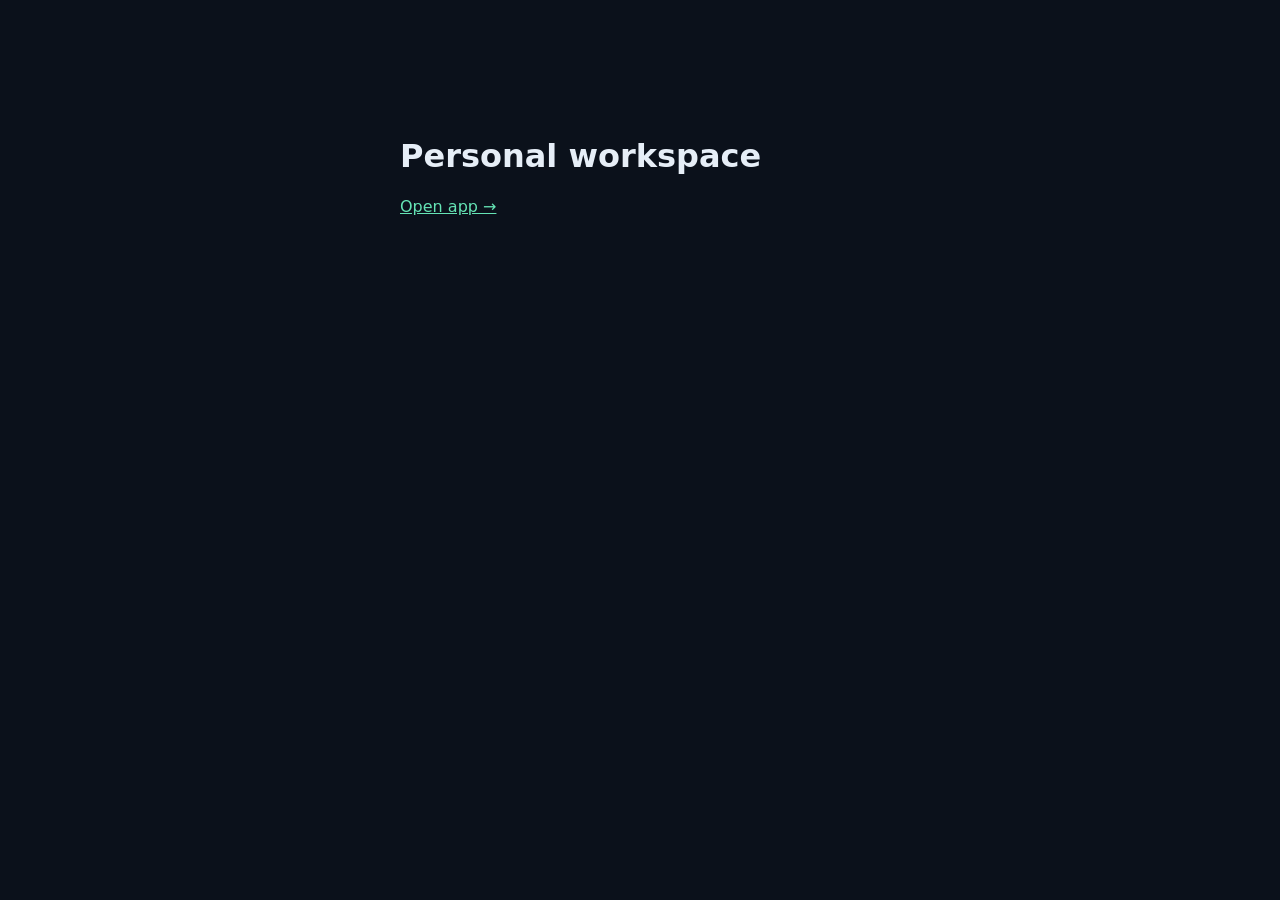
<file: index.html>
<!doctype html><html lang="en"><head><meta charset="utf-8"><meta name="viewport" content="width=device-width,initial-scale=1"><meta name="robots" content="noindex,nofollow,noarchive"><title>Personal workspace</title><style>body{background:#0b111b;color:#e6eef7;font:16px system-ui;padding:12vh 24px}main{max-width:480px;margin:auto}a{color:#65e4b5}</style></head><body><main><h1>Personal workspace</h1><a href="./two_stage/">Open app →</a></main></body></html>
</file>
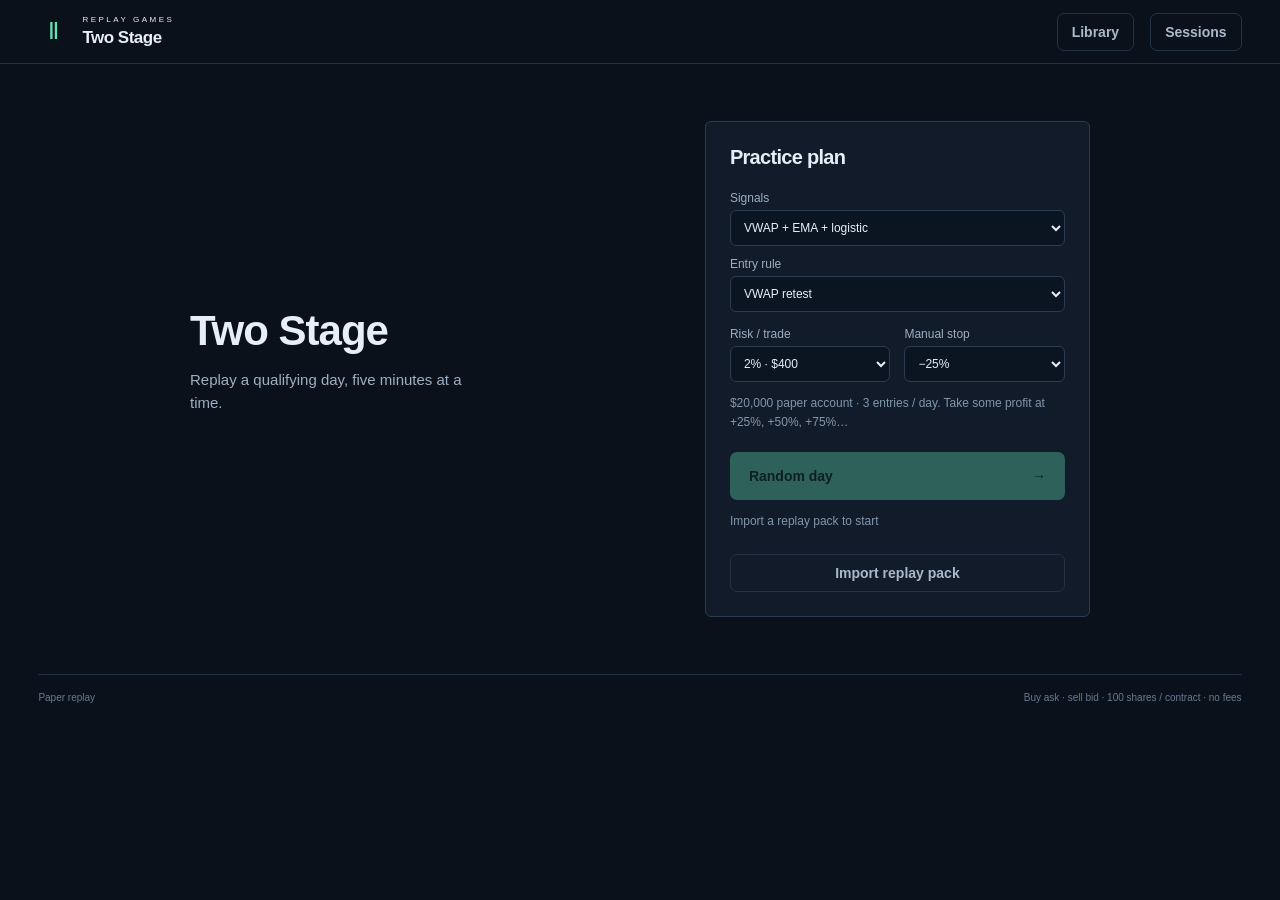
<file: two_stage/index.html>
<!doctype html>
<html lang="en">
<head><meta charset="utf-8"><meta name="viewport" content="width=device-width,initial-scale=1,viewport-fit=cover"><meta name="robots" content="noindex,nofollow,noarchive"><meta name="theme-color" content="#0b111b"><meta name="apple-mobile-web-app-capable" content="yes"><meta name="apple-mobile-web-app-status-bar-style" content="black-translucent"><meta name="apple-mobile-web-app-title" content="Two Stage"><link rel="manifest" href="./manifest.webmanifest"><link rel="icon" href="./icon-192.png"><link rel="apple-touch-icon" href="./icon-192.png"><meta http-equiv="Content-Security-Policy" content="default-src 'self'; script-src 'self'; style-src 'self' 'unsafe-inline'; img-src 'self' data:; connect-src 'self'; object-src 'none'; base-uri 'self'; form-action 'none'"><title>Two Stage · Replay games</title><link rel="stylesheet" href="./style.css"></head>
<body>
<header><a class="brand" href="./" aria-label="Two Stage home"><span class="brand-mark">Ⅱ</span><span>REPLAY GAMES <b>Two Stage</b></span></a><div class="header-right"><span id="loading-status" role="status" hidden>Loading replay…</span><button id="update-app" class="quiet" hidden>Update ready</button><button id="library-button" class="quiet">Library</button><button id="history-button" class="quiet">Sessions</button></div></header>
<main>
  <section id="welcome" class="welcome" hidden>
    <div class="intro"><h1>Two Stage</h1><p>Replay a qualifying day, five minutes at a time.</p></div>
    <div class="start-card"><h2>Practice plan</h2><label id="start-pack-control" hidden>Replay pack<select id="start-pack-select"></select></label><label id="setup-control" hidden>Setup<select id="setup-select"></select></label><p id="setup-brief" class="small muted" hidden></p>
      <div id="ws-start" class="form-grid" hidden><label>Contracts<select id="ws-quantity"><option>2</option><option selected>5</option><option>10</option></select></label><label>Extra entry delay<select id="ws-delay"><option value="0">None</option><option value="1">+1 minute</option><option value="2">+2 minutes</option><option value="3">+3 minutes</option><option value="4">+4 minutes</option><option value="5">+5 minutes</option></select></label></div>
      <label>Signals<select id="start-preset"><option value="full">VWAP + EMA + logistic</option><option value="vwap">Price + VWAP</option><option value="price">Price only</option></select></label>
      <label id="legacy-entry">Entry rule<select id="plan-entry"><option value="retest">VWAP retest</option><option value="retest_ema">VWAP retest + EMA alignment</option><option value="discretionary">Discretionary</option></select></label>
      <div id="legacy-risk" class="form-grid"><label>Risk / trade<select id="plan-risk"><option value="1">1% · $200</option><option value="2" selected>2% · $400</option><option value="3">3% · $600</option></select></label><label>Manual stop<select id="plan-stop"><option value="15">−15%</option><option value="25" selected>−25%</option><option value="35">−35%</option></select></label></div>
      <p id="start-rules" class="muted small">$20,000 paper account · 3 entries / day<br>Take some profit at +25%, +50%, +75%…</p><button id="deal" class="primary large">Random day <span>→</span></button><p id="pool" class="small muted"></p><button id="welcome-import" class="quiet wide">Import replay pack</button>
    </div>
  </section>
  <section id="game" hidden>
    <div class="session-title"><h1><span id="symbol">—</span> <span id="session-date" class="date"></span><small id="setup-name" hidden></small></h1><div class="clock"><span id="clock">09:30</span><small>NEW YORK · ET</small></div><div class="step-actions"><button id="finish" class="quiet">Finish day…</button><button id="next" class="primary">Next 5 min →</button></div></div>
    <div class="progress"><div id="progress-fill"></div></div>
    <div id="watch-context" class="watch-context" hidden></div>
    <div class="metrics"><div><span>Daily P&L</span><strong id="total">$0.00</strong></div><div><span>Realized</span><strong id="realized">$0.00</strong></div><div><span>Open P&L</span><strong id="unrealized">$0.00</strong></div><div><span>Cash</span><strong id="cash">$20,000</strong></div><div><span>Entries</span><strong id="entries">0 / 3</strong></div></div>
    <section class="signal-focus" aria-label="Qualification signals">
      <article id="premarket-focus" class="focus-card"></article>
      <article id="trend-focus" class="focus-card"></article>
      <article id="entry-focus" class="focus-card"></article>
    </section>
    <div class="workspace">
      <div class="left-column">
        <section class="panel chart-panel">
          <div class="panel-heading"><div class="price-heading"><h2 id="stock-title">Price</h2><div class="segmented chart-interval" role="group" aria-label="Stock candle interval"><button id="candles-3" type="button" aria-pressed="false">3m</button><button id="candles-5" type="button" aria-pressed="true">5m</button></div></div><span id="last-price" class="last-price">—</span></div>
          <div class="layers"><label><input type="checkbox" data-layer="vwap">VWAP <i class="key gold"></i></label><label><input type="checkbox" data-layer="ema"><span id="ema-label">EMA 8 / 21</span> <i class="key purple"></i></label><label><input type="checkbox" data-layer="volume">Volume</label><label><input type="checkbox" data-layer="levels">Levels</label><label><input type="checkbox" data-layer="model">Logistic</label><a class="option-jump" href="#options-panel">Options ↓</a></div>
          <div id="level-context" class="level-context" hidden></div>
          <div class="chart-wrap"><svg id="chart" role="img" aria-label="Historical price chart through the replay clock"></svg><div id="chart-tip" hidden></div></div>
          <div id="stock-evidence" class="chart-evidence" hidden></div>
          <section id="entry-models" aria-label="Waiting and iteration model readings" hidden></section>
          <section id="policy-cards" class="policy-cards" aria-label="Setup signals" hidden></section>
          <div id="current-events" class="current-events" aria-label="Recent signals" hidden></div>
          <div id="signals" class="signal-strip"></div>
          <section id="model-panel" class="model-panel" hidden><div class="model-heading"><h2 title="Shared logistic trend probability; this does not predict call or put direction.">Logistic · trend probability</h2><span id="model-current"></span></div><svg id="model-chart" role="img" aria-label="Logistic trend probabilities through the replay clock"></svg><div id="model-status" class="small muted"></div></section>
        </section>
        <section id="options-panel" class="panel options-panel" aria-label="Option quote charts"><div class="panel-heading"><h2>Options</h2><span id="option-cadence" class="small muted"></span></div><div id="option-charts"></div></section>
        <details class="panel gates-panel"><summary id="gate-summary">Gate details</summary><div class="gate-grid"><div><div class="panel-heading"><h2>01 · Premarket</h2><label class="detail-toggle"><input type="checkbox" data-layer="detector">Scores</label></div><div id="screens"></div></div><div><h2>02 · Intraday trend</h2><div id="gate-status"></div></div></div></details>
        <details class="panel journal-panel"><summary id="tape-summary">Trades & notes</summary><div class="panel-heading"><button id="export" class="quiet">Export JSON ↓</button></div><div class="note-row"><input id="decision-note" placeholder="Optional note" maxlength="500" aria-label="Decision note"><button id="save-note" class="quiet">Save</button></div><div id="tape"></div></details>
      </div>
      <aside>
        <section class="panel trade-panel"><div class="panel-heading"><h2 id="trade-heading">Entry</h2><span class="pill" id="position-tag">FLAT</span></div>
          <div id="entry-form"><div class="segmented"><button id="calls" class="active">Calls</button><button id="puts">Puts</button></div><label>Expiration<select id="expiry"></select></label><label>Strike<select id="contract"></select></label><p id="coverage" class="small muted" hidden></p><div class="quote-box" id="quote-box"></div><label>Contracts<input id="quantity" type="number" value="1" min="1" max="1000" step="1"></label><button id="use-policy-size" class="quiet wide" hidden>Use policy size</button><div id="cost-preview" class="small"></div><p id="sizing-preview" class="small muted" hidden></p><button id="buy" class="primary wide">Buy at ask</button><p id="menu-scope" class="small muted" hidden></p></div>
          <div id="profit-plan" class="profit-plan"><span>TAKE PROFIT</span><b>+25% → +50% → +75%…</b></div>
          <div id="position-form" hidden><h3 id="position-name"></h3><section id="profit-panel" class="profit-panel" aria-label="Take profit targets"><div id="profit-flags" class="profit-flags"></div><p id="profit-caption" role="status" aria-live="polite"></p><button id="take-profit" class="secondary wide">Take profit</button><small id="profit-size"></small></section><div id="position-detail"></div><div id="stop-alert" class="notice" hidden></div><div id="trend-exit-alert" class="notice" role="status" aria-live="polite" hidden></div><button id="exit-all" class="primary wide">Exit all</button><div class="runner-control"><label>Keep runners<input id="runners" type="number" value="1" min="1" step="1"></label><button id="exit-partial" class="secondary wide">Sell the rest</button></div><label>Sell quantity<input id="sell-quantity" type="number" value="1" min="1" step="1"></label><button id="sell-custom" class="quiet wide">Sell quantity</button></div>
          <section id="ws-orders" aria-label="Wealthsimple order groups" aria-live="polite" hidden></section>
        </section>
        <details class="panel discipline-panel"><summary>Plan & checks</summary><p id="commitment"></p><div id="checks"></div></details>
      </aside>
    </div>
    <section id="debrief" class="panel debrief" hidden></section>
  </section>
  <section id="history" class="panel history" hidden><div class="panel-heading"><h2>Sessions</h2><button id="close-history" class="quiet">Close ×</button></div><div id="history-content"></div></section>
  <footer>Paper replay <span>Buy ask · sell bid · 100 shares / contract · no fees</span></footer>
</main>
<nav id="mobile-dock" aria-label="Replay controls" hidden><button id="dock-chart" class="quiet">Chart</button><button id="dock-models" class="quiet" hidden>Models</button><button id="dock-options" class="quiet">Options</button><button id="dock-trade" class="quiet">Entry</button><button id="dock-next" class="primary"><small id="dock-clock">09:30</small><span id="dock-next-label">Next 5 min →</span></button></nav>
<div id="toast" role="status" hidden></div>
<dialog id="finish-dialog"><h2>Finish this day?</h2><p id="finish-description">Reveal the remaining candles and close at the 16:00 bid. Unavailable quotes or depth leave P&L unresolved.</p><div class="dialog-actions"><button id="cancel-finish" class="quiet">Keep playing</button><button id="confirm-finish" class="primary">Finish & review</button></div></dialog>
<dialog id="library-dialog"><div class="panel-heading"><h2>Your library</h2><button id="close-library" class="quiet" aria-label="Close library">Close ×</button></div><label id="pack-control" hidden>Replay pack<select id="pack-select"></select></label><p id="library-status">Your data stays on this device.</p><label class="file-control">Import replay pack<input id="pack-file" type="file" accept=".gz,.replay,.json,.jsonl,application/gzip,application/json"></label><p id="import-status" role="status" aria-live="polite"></p><div class="library-backup"><h3>Practice history</h3><button id="backup-progress" class="quiet wide">Back up progress</button><label class="file-control">Restore progress<input id="restore-file" type="file" accept=".json,application/json"></label><p id="restore-status" role="status"></p></div><p class="small muted">Keep your replay pack and a progress backup in Files. Clearing browser data removes this device’s saves. Imports stay here and are never uploaded.</p><p class="small muted">On iPhone: open in Safari → Share → Add to Home Screen. Import your pack in the Home Screen app.</p><p id="offline-status" class="small muted"></p></dialog>
<script type="module" src="./app.js"></script>
</body></html>
</file>
<file: two_stage/style.css>
:root{color-scheme:dark;--bg:#0b111b;--panel:#111b29;--border:#233246;--muted:#8396ac;--text:#e6eef7;--green:#65e4b5;--red:#ff7c89;--gold:#eac575;--purple:#b298ef;--blue:#6ca9f6;font-family:Inter,-apple-system,BlinkMacSystemFont,"Segoe UI",sans-serif;font-size:14px}*{box-sizing:border-box}body{margin:0;background:radial-gradient(ellipse at 10% -20%,#15302c 0,transparent 45%),var(--bg);color:var(--text)}button,input,select{font:inherit}button,a,input,select{-webkit-tap-highlight-color:transparent}button{border:1px solid transparent;border-radius:7px;padding:10px 14px;cursor:pointer;font-weight:600;transition:background .15s,transform .15s}button:hover:not(:disabled){filter:brightness(1.1)}button:active:not(:disabled){transform:translateY(1px)}button:disabled{opacity:.35;cursor:not-allowed}button:focus-visible,input:focus-visible,select:focus-visible,a:focus-visible{outline:2px solid var(--green);outline-offset:3px}.primary{background:var(--green);color:#09251d}.secondary{background:#203c35;color:var(--green);border-color:#36594b}.quiet{background:transparent;color:#aab9cc;border-color:var(--border)}.wide{width:100%;margin-top:12px}.large{padding:15px 18px;width:100%;display:flex;justify-content:space-between}.muted{color:var(--muted)}.small{font-size:12px;line-height:1.6}.eyebrow{font-size:10px;letter-spacing:1.65px;font-weight:650;color:var(--muted);line-height:1.5}.pill{border:1px solid #345347;background:#16342b;color:var(--green);font-size:9px;letter-spacing:1px;border-radius:4px;padding:5px 7px;white-space:nowrap}header{height:86px;padding:0 4vw;border-bottom:1px solid var(--border);display:flex;align-items:center;justify-content:space-between}.brand{display:flex;align-items:center;gap:12px;color:var(--text);text-decoration:none;font-size:8px;letter-spacing:2.5px}.brand b{display:block;font-size:20px;letter-spacing:-.5px;margin-top:4px}.brand-mark{font-size:29px;letter-spacing:-7px;padding-right:9px;color:var(--green);border:1px solid #35574c;border-radius:9px;width:42px;height:42px;display:grid;place-items:center}.header-right{display:flex;gap:25px;align-items:center}.offline{font-size:9px;letter-spacing:1.6px;color:var(--muted)}.offline i{display:inline-block;width:6px;height:6px;border-radius:50%;background:var(--green);margin-right:7px}main{max-width:1530px;margin:auto;padding:36px 4vw 0}.welcome{display:grid;grid-template-columns:1.15fr 1fr;gap:9%;align-items:center;padding:50px 30px 85px;min-height:70vh}.intro h1{font-size:clamp(35px,4.5vw,65px);line-height:1.1;letter-spacing:-2px;margin:24px 0}.intro p{max-width:460px;font-size:16px;line-height:1.8;color:#9eafc2}.intro-steps{display:flex;gap:20px;flex-wrap:wrap;margin-top:40px;font-size:11px;color:#abbccb}.intro-steps b{display:block;color:var(--green);font-size:16px;margin-bottom:9px}.start-card{background:linear-gradient(140deg,#172636,#111b29);border:1px solid #2b3d4d;border-radius:14px;padding:30px;box-shadow:0 22px 90px #0003}.start-card h2{font-size:25px;margin:10px 0 22px;letter-spacing:-.7px}label{display:block;font-size:12px;color:#9daec2}select,input:not([type=checkbox]){display:block;width:100%;border:1px solid #2b3c50;border-radius:6px;background:#0b1522;color:var(--text);padding:11px;margin-top:7px;min-width:0}label+label{margin-top:15px}.form-grid{display:grid;grid-template-columns:1fr 1fr;gap:14px;margin-top:15px}.form-grid label+label{margin-top:0}.start-card .large{margin-top:20px}.session-title{display:flex;align-items:center;gap:30px}.session-title h1{font-size:38px;letter-spacing:-1px;margin:7px 0 19px}.date{font-size:14px;color:var(--muted);font-weight:400;letter-spacing:0;margin-left:12px}.clock{margin-left:auto;text-align:center;font-variant-numeric:tabular-nums}.clock>span{font-size:28px;font-weight:650;letter-spacing:-1px}.clock small{display:block;font-size:8px;letter-spacing:1.5px;color:var(--muted);margin-top:3px}.step-actions{display:flex;gap:9px}.progress{height:3px;background:#253346;margin:4px 0 25px}.progress>div{height:100%;background:var(--green);transition:width .25s}.metrics{display:grid;grid-template-columns:repeat(5,1fr);margin-bottom:25px;gap:20px}.metrics>div{padding-left:20px;border-left:1px solid var(--border)}.metrics>div:first-child{border:0;padding-left:0}.metrics span{display:block;color:var(--muted);font-size:11px;margin-bottom:9px}.metrics strong{font-size:23px;letter-spacing:-.5px;font-weight:550;font-variant-numeric:tabular-nums}.positive{color:var(--green)!important}.negative{color:var(--red)!important}.workspace{display:grid;grid-template-columns:minmax(0,1fr) 316px;gap:20px;align-items:start}.left-column,aside{display:grid;gap:18px;min-width:0}.panel{background:var(--panel);border:1px solid var(--border);border-radius:10px;overflow:hidden}.panel-heading{display:flex;align-items:center;justify-content:space-between;gap:12px;margin-bottom:18px}.panel h2{font-size:15px;margin:0;font-weight:600;letter-spacing:-.2px}.chart-panel{padding:20px 20px 0}.chart-panel h2{margin-bottom:5px}.last-price{font-size:23px;font-variant-numeric:tabular-nums}.layers{display:flex;align-items:center;flex-wrap:wrap;gap:14px;border-top:1px solid var(--border);padding:13px 0 4px}.layers label{display:flex;align-items:center;gap:5px;font-size:10px;cursor:pointer}.layers label+label{margin:0}.layers input{accent-color:var(--green);margin:0;width:12px;height:12px}.key{width:8px;height:2px;display:inline-block}.gold{background:var(--gold)}.purple{background:var(--purple)}.chart-wrap{position:relative;height:370px;margin:0 -8px}#chart{height:100%;width:100%;overflow:visible}#chart-tip{position:absolute;pointer-events:none;top:5px;left:18px;border:1px solid var(--border);background:#0c1523ec;padding:8px 11px;border-radius:5px;font-size:10px;font-variant-numeric:tabular-nums;max-width:90%}.signal-strip{display:flex;gap:15px;align-items:center;min-height:44px;flex-wrap:wrap;border-top:1px solid var(--border);font-size:10px;padding:11px 0;color:var(--muted)}.signal-strip b{font-weight:500;color:var(--text);margin-left:4px}.gates-panel,.journal-panel,.trade-panel,.discipline-panel,.debrief,.history{padding:20px}.gate-grid{display:grid;grid-template-columns:1.2fr 1fr;gap:30px}.gate-grid>div+div{border-left:1px solid var(--border);padding-left:26px}.screen-row{display:flex;justify-content:space-between;align-items:center;font-size:11px;padding-top:12px;gap:8px}.screen-row .passed{color:var(--green)}.screen-value{font-size:10px;color:var(--muted);font-variant-numeric:tabular-nums}.gate-number{font-size:26px;color:var(--green);margin:10px 0 3px;letter-spacing:-.8px}.segmented{display:flex;padding:3px;background:#0b1522;border:1px solid var(--border);border-radius:7px;margin-bottom:20px}.segmented button{flex:1;background:transparent;color:var(--muted);font-size:12px;padding:8px}.segmented button.active{background:#213449;color:var(--text)}.quote-box{display:grid;grid-template-columns:1fr 1fr;gap:12px;background:#0d1725;border:1px solid var(--border);border-radius:6px;padding:12px;margin:15px 0}.quote-box span{display:block;color:var(--muted);font-size:10px;margin-bottom:7px}.quote-box b{font-size:19px;font-weight:500;font-variant-numeric:tabular-nums}.quote-box small{display:block;color:var(--muted);font-size:10px;margin-top:5px}.quote-box .quote-warning{grid-column:1/-1;font-size:11px;line-height:1.5;color:var(--gold)}#cost-preview{line-height:1.8;color:var(--muted);margin:10px 0 0}.trade-panel h3{font-size:17px;margin:2px 0 15px}.detail-row{display:flex;justify-content:space-between;gap:10px;margin:10px 0;font-size:12px;color:var(--muted)}.detail-row b{font-weight:500;color:var(--text)}.runner-control{border-top:1px solid var(--border);border-bottom:1px solid var(--border);margin:18px 0;padding:16px 0}.notice{background:#352327;border:1px solid #69383e;color:#ffc2c8;border-radius:7px;padding:12px;line-height:1.6;font-size:12px;margin:14px 0}.discipline-panel h2{margin-top:8px}#commitment{font-size:12px;color:#b3c2d2;line-height:1.8}.check{display:flex;gap:7px;font-size:11px;padding:6px 0;line-height:1.5}.check i{font-style:normal;color:var(--green)}.check.failed i{color:var(--gold)}.method-note{padding:2px 12px;color:var(--muted);font-size:11px;line-height:1.7}.method-note b{font-weight:500;color:#abbacc}.method-note p{margin:5px 0}.note-row{display:flex;gap:9px;margin-bottom:17px}.note-row input{margin:0;font-size:11px}.note-row button{white-space:nowrap;font-size:11px}#tape{max-height:255px;overflow:auto}.tape-row{display:grid;grid-template-columns:43px 58px 1fr;gap:10px;border-top:1px solid var(--border);padding:11px 0;font-size:11px;line-height:1.5}.tape-row time{font-variant-numeric:tabular-nums;color:var(--muted)}.tape-kind{color:var(--green);text-transform:uppercase;font-size:9px;letter-spacing:.5px}.tape-row small{display:block;color:var(--muted);font-size:9px;margin-top:4px}.debrief{margin-top:20px;border-color:#386454;background:linear-gradient(110deg,#17342b,#111b29);padding:28px}.debrief h2{font-size:25px;margin:8px 0 15px}.debrief p{line-height:1.7;color:#afc5bd}.debrief-metrics{display:flex;gap:45px;margin:22px 0}.debrief-metrics span{display:block;font-size:10px;color:var(--muted);margin-bottom:6px}.debrief-metrics strong{font-size:29px;letter-spacing:-1px}.history{margin-top:30px}.history h2{font-size:23px;margin-top:7px}.history p{font-size:12px;line-height:1.7}.table-wrap{overflow:auto}table{width:100%;border-collapse:collapse;text-align:left;font-size:12px}th{font-weight:500;font-size:10px;color:var(--muted)}td,th{padding:13px 10px;border-bottom:1px solid var(--border);white-space:nowrap}td:first-child,th:first-child{padding-left:0}.history h3{font-size:14px;margin-top:25px}footer{display:flex;justify-content:space-between;gap:20px;border-top:1px solid var(--border);color:#657a91;font-size:10px;margin-top:35px;padding:22px 0 28px;line-height:1.6}#toast{position:fixed;bottom:24px;left:50%;transform:translateX(-50%);max-width:90vw;background:#23354b;border:1px solid #5d7693;padding:15px 22px;box-shadow:0 12px 40px #0008;border-radius:8px;font-size:13px;z-index:10}dialog{background:#132030;color:var(--text);border:1px solid #3b5068;border-radius:13px;padding:30px;max-width:480px;width:90vw}dialog::backdrop{background:#020711cc;backdrop-filter:blur(4px)}dialog p{line-height:1.8;color:var(--muted)}.dialog-actions{display:flex;gap:12px;justify-content:flex-end;margin-top:24px}[hidden]{display:none!important}.loading{cursor:progress}.loading main{opacity:.7;pointer-events:none}.loading #toast{opacity:1}.empty{padding:18px 0;color:var(--muted);font-size:12px}
@media(min-width:1450px){.chart-wrap{height:435px}.workspace{grid-template-columns:minmax(0,1fr) 345px}}
@media(max-width:1050px){main{padding:25px 25px 0}.welcome{padding:25px 0 50px;gap:35px}.workspace{grid-template-columns:minmax(0,1fr) 285px}.layers{gap:10px}.metrics strong{font-size:21px}.chart-panel{padding:16px 14px 0}.gate-grid{gap:18px}.gate-grid>div+div{padding-left:18px}.chart-wrap{height:330px}}
@media(max-width:800px){header{padding:0 20px;height:74px}.offline{display:none}.welcome{grid-template-columns:1fr;gap:30px}.intro h1{font-size:47px}.intro-steps{margin-top:25px}.workspace{grid-template-columns:1fr}aside{grid-template-columns:1fr 1fr;align-items:start}.method-note{grid-column:1/-1}.session-title{flex-wrap:wrap;gap:15px}.session-title h1{font-size:32px;margin-bottom:8px}.date{display:block;font-size:12px;margin:5px 0}.clock{margin-left:auto}.step-actions{width:100%;justify-content:flex-end}.metrics{gap:8px}.metrics>div{padding-left:10px}.metrics strong{font-size:18px}.metrics span{font-size:9px}.chart-wrap{height:360px}footer{display:block}footer span{display:block;margin-top:7px}}
@media(max-width:520px){main{padding:22px 14px 0}.header-right button{font-size:10px}.intro h1{font-size:39px}.start-card{padding:22px}.metrics{grid-template-columns:repeat(3,1fr);row-gap:20px}.metrics>div:nth-child(4){border:0;padding-left:0}aside{grid-template-columns:1fr}.gate-grid{grid-template-columns:1fr}.gate-grid>div+div{padding:16px 0 0;border-left:0;border-top:1px solid var(--border)}.chart-wrap{height:310px}.debrief-metrics{gap:20px;flex-wrap:wrap}.debrief-metrics strong{font-size:23px}.note-row{flex-wrap:wrap}.note-row input{flex:1;min-width:170px}.layers{gap:12px}.date{max-width:220px}}

#coverage{padding:10px;border:1px solid var(--border);border-radius:6px;background:#0d1725}

/* Compact replay workspace. */
body{background:var(--bg)}
header{height:64px;padding:0 3vw}.brand-mark{width:32px;height:32px;font-size:23px;border:0}.brand b{font-size:17px}.header-right{gap:16px}
main{padding:22px 3vw 0;max-width:1530px}.session-title{gap:20px}.session-title h1{font-size:28px;margin:0 0 12px}.date{font-size:12px}.clock>span{font-size:25px}.progress{margin:4px 0 16px;height:2px}.metrics{margin-bottom:18px}.metrics strong{font-size:21px}.metrics span{margin-bottom:6px}.workspace{gap:16px;grid-template-columns:minmax(0,1fr) 300px}.left-column,aside{gap:12px}
.panel{border-radius:6px}.chart-panel{padding:15px 16px 0}.chart-panel .panel-heading{margin-bottom:8px}.chart-panel h2{margin:0}.last-price{font-size:21px}.layers{padding:10px 0 2px;gap:16px}.chart-wrap{height:300px}.signal-strip{min-height:34px;padding:8px 0;gap:12px;font-size:10px}
.model-panel{border-top:1px solid var(--border);padding:12px 0 9px}.model-heading{display:flex;justify-content:space-between;align-items:center;gap:12px}.model-heading h2{font-size:11px;font-weight:500;color:var(--muted)}#model-current{font-size:11px;color:var(--blue);font-variant-numeric:tabular-nums}#model-chart{width:100%;height:112px;display:block;margin-top:5px}#model-status{font-size:10px;line-height:1.3}
details.panel{padding:13px 16px}summary{cursor:pointer;color:#aab9cc;font-size:12px;list-style-position:inside}details[open]>summary{margin-bottom:16px}summary:focus-visible{outline:2px solid var(--green);outline-offset:4px}.gate-grid{gap:18px}.gate-grid>div+div{padding-left:18px}.gate-grid .panel-heading{margin-bottom:0}.gate-grid h2{font-size:12px}.detail-toggle{font-size:10px;display:flex;align-items:center;gap:4px}.detail-toggle input{accent-color:var(--green)}
.trade-panel{padding:16px}.trade-panel .panel-heading{margin-bottom:13px}.segmented{margin-bottom:13px}select,input:not([type=checkbox]){padding:9px;margin-top:5px}label+label{margin-top:11px}.quote-box{margin:12px 0;padding:10px;gap:8px}.quote-box b{font-size:18px}.quote-box span{font-size:9px;margin-bottom:4px}.quote-box .quote-warning{font-size:10px}.quote-box small{font-size:9px}.wide{margin-top:10px}#cost-preview{font-size:11px;line-height:1.65}#coverage{padding:0;border:0;background:none;color:var(--gold);font-size:11px}#menu-scope:empty{display:none}.runner-control{margin:12px 0;padding:12px 0}#commitment{font-size:11px;line-height:1.6}.debrief{padding:20px;background:var(--panel)}.debrief h2{font-size:20px}.debrief-metrics{margin:14px 0}
footer{margin-top:22px;padding:15px 0;font-size:10px}.welcome{padding:35px 0;min-height:0;gap:8%;max-width:900px;margin:auto}.intro h1{font-size:42px;margin:0 0 15px;letter-spacing:-1px}.intro p{font-size:15px;line-height:1.5;max-width:280px}.start-card{box-shadow:none;background:var(--panel);border-radius:6px;padding:24px}.start-card h2{font-size:20px;margin-top:0}.intro-steps{display:none}#loading-status{font-size:11px;color:var(--muted)}.loading main{opacity:.8}
@media(min-width:1450px){.chart-wrap{height:350px}.workspace{grid-template-columns:minmax(0,1fr) 320px}}
@media(max-width:800px){header{padding:0 18px}main{padding:18px 18px 0}.workspace{grid-template-columns:1fr}.chart-wrap{height:310px}aside{grid-template-columns:1fr}.session-title{gap:12px}.session-title h1{font-size:26px}.date{font-size:11px}.metrics{gap:8px}.metrics strong{font-size:18px}.model-heading{flex-wrap:wrap;gap:5px}.welcome{grid-template-columns:1fr;gap:25px}.intro h1{font-size:32px}.intro p{max-width:none}.step-actions{width:auto;margin-left:auto}}
@media(max-width:520px){main{padding:15px 12px 0}.session-title{flex-wrap:wrap}.step-actions{width:100%}.metrics{grid-template-columns:repeat(3,1fr);row-gap:14px}.chart-wrap{height:270px}.layers{gap:12px}.gate-grid{grid-template-columns:1fr}.gate-grid>div+div{padding:14px 0 0}.model-heading h2{font-size:10px}.date{margin-left:0}.header-right button{font-size:11px}}
@media(min-width:801px) and (max-height:850px){.chart-wrap{height:245px}#model-chart{height:100px}.model-panel{padding-top:10px}.trade-panel{padding:14px}.quote-box{margin:10px 0}main{padding-top:18px}.metrics{margin-bottom:15px}}

.signal-focus{display:grid;grid-template-columns:repeat(3,minmax(0,1fr));gap:12px;margin:0 0 16px}.focus-card{padding:12px 14px;background:#101925;border:1px solid var(--border);border-left:3px solid #596174;border-radius:5px;min-width:0}.focus-card.ready{border-left-color:var(--green);background:#10211f}.focus-label{font-size:9px;letter-spacing:1.15px;color:var(--muted);font-weight:600}.focus-value{display:flex;align-items:center;gap:10px;margin:8px 0}.focus-value strong{font-size:22px;font-weight:600;letter-spacing:-.5px;color:var(--text);white-space:nowrap}.ready .focus-value strong{color:var(--green)}.focus-value>span{font-size:10px;color:var(--muted)}.focus-value .focus-status{font-size:9px;font-weight:650;letter-spacing:.7px}.focus-status.yes,.focus-chip.yes{color:var(--green)}.focus-status.wait{color:var(--gold)}.focus-chips{display:flex;gap:10px;flex-wrap:wrap}.focus-chip,.focus-caption{font-size:10px;line-height:1.5;color:var(--muted)}.focus-chip.no{color:#9aa9ba}.focus-chip.unknown{color:var(--gold)}
@media(max-width:900px){.signal-focus{gap:8px}.focus-card{padding:10px}.focus-value{gap:7px}.focus-value strong{font-size:18px}.focus-chips{gap:7px}.focus-label{font-size:8px}}
@media(max-width:600px){.signal-focus{grid-template-columns:1fr}.focus-card{display:grid;grid-template-columns:1fr 1fr;gap:5px 12px}.focus-value{margin:0;justify-content:flex-end;grid-column:2;grid-row:1/3}.focus-caption,.focus-chips{grid-column:1}.focus-value strong{font-size:18px}.focus-value>span{font-size:9px}}
.focus-card.profit-due{border-left-color:var(--gold);background:#252116}.profit-due .focus-value strong{color:var(--gold)}.focus-card.profit-missed{border-left-color:#ed8191}.profit-missed .focus-status{color:#ed8191}
.profit-plan{display:flex;justify-content:space-between;gap:10px;border-top:1px solid var(--border);margin-top:15px;padding-top:12px;font-size:10px;color:var(--muted)}.profit-plan b{font-weight:500;color:var(--gold)}
.profit-panel{border:1px solid var(--border);border-radius:5px;padding:11px;margin:12px 0 15px}.profit-panel.due{border-color:#88733f;background:#252116}.profit-flags{display:flex;gap:8px}.profit-flag{flex:1;min-width:0;border-bottom:2px solid var(--border);padding-bottom:7px;color:var(--muted)}.profit-flag b,.profit-flag small{display:block}.profit-flag b{font-size:16px;font-weight:600}.profit-flag small{font-size:10px;margin-top:4px}.profit-flag.due{border-color:var(--gold);color:var(--gold)}.profit-flag.taken{border-color:var(--green);color:var(--green)}.profit-flag.missed,.profit-flag.late{border-color:#ed8191;color:#ed8191}#profit-caption{font-size:11px;line-height:1.5;color:var(--muted);margin:10px 0 0}.due #profit-caption{color:var(--gold)}#take-profit{font-size:12px}.due #take-profit{border-color:var(--gold);color:var(--gold)}#profit-size{display:block;font-size:10px;line-height:1.5;color:var(--muted);margin-top:7px}

/* Phone app: compact signals, reachable controls, no external UI dependencies. */
html{scroll-padding-top:18px}button,input,select{touch-action:manipulation}button:disabled{filter:none}
#mobile-dock{display:none}.file-control{border:1px solid var(--border);border-radius:6px;padding:12px;margin:15px 0;color:var(--text);font-size:13px}.file-control input{font-size:12px;padding:9px 0;border:0;background:transparent;max-width:100%}.file-control input::file-selector-button{background:#203c35;color:var(--green);border:1px solid #36594b;border-radius:4px;padding:9px 12px;margin-right:8px;cursor:pointer}
#library-dialog{max-height:88dvh;overflow-y:auto;padding:22px}#library-dialog h2{font-size:22px;margin:0}#library-dialog h3{font-size:15px}.library-backup{border-top:1px solid var(--border);margin-top:22px;padding-top:4px}#import-status,#restore-status{font-size:12px;color:var(--green);line-height:1.5}#library-status{font-size:13px;margin-top:10px}.table-wrap{overscroll-behavior-inline:contain}.trade-panel{scroll-margin-top:14px}.signal-focus{scroll-margin-top:14px}
@media(max-width:800px){
  body{padding-bottom:calc(86px + env(safe-area-inset-bottom))}header{height:58px;padding:0 14px}.header-right{gap:6px}.header-right button{padding:8px 10px;min-height:40px;font-size:12px}.brand b{font-size:16px}.brand{gap:6px}.brand-mark{width:22px;font-size:22px}.brand>span:last-child{font-size:7px}.header-right #loading-status{position:fixed;top:62px;left:14px;z-index:10;background:var(--panel);padding:6px 10px;border-radius:4px}
  main{padding:15px 14px 0}.session-title{gap:10px;align-items:center;flex-wrap:nowrap}.session-title h1{font-size:27px;margin-bottom:10px;min-width:0}.date{display:block;font-size:10px;margin:4px 0 0;letter-spacing:0;max-width:none}.clock{flex-shrink:0}.clock>span{font-size:22px}.clock small{font-size:7px}.step-actions{width:auto;margin-left:0}.step-actions #next{display:none}.step-actions #finish{padding:8px;font-size:10px}.progress{margin:4px 0 12px}
  .metrics{grid-template-columns:repeat(3,1fr);gap:10px;margin-bottom:14px}.metrics>div{padding-left:10px}.metrics>div:first-child{padding-left:0}.metrics>div:nth-child(2){display:none}.metrics>div:nth-child(4){display:none}.metrics strong{font-size:20px}.metrics span{font-size:10px;margin-bottom:5px}
  .signal-focus{grid-template-columns:repeat(3,minmax(0,1fr));gap:6px;margin-bottom:12px}.focus-card{display:block;padding:9px 7px;border-left-width:2px}.focus-label{font-size:8px;letter-spacing:.35px;line-height:1.5;min-height:24px}.focus-value{margin:4px 0 7px;display:flex;flex-wrap:wrap;gap:3px 6px;justify-content:flex-start}.focus-value strong{font-size:17px;white-space:normal;overflow-wrap:anywhere}.focus-value>span{font-size:9px}.focus-value .focus-status{font-size:8px;letter-spacing:.3px}.focus-caption,.focus-chip{font-size:9px;line-height:1.55}.focus-chips{gap:3px 5px}
  .workspace{gap:12px}.chart-panel{padding:12px 10px 0}.chart-panel h2{font-size:13px}.last-price{font-size:18px}.layers{gap:10px;padding-top:8px}.layers label{font-size:10px;min-height:28px;display:flex;align-items:center;gap:3px}.layers input{width:15px;height:15px}.chart-wrap{height:260px}.signal-strip{gap:7px;font-size:9px;line-height:1.6}.signal-strip b{margin-left:3px}.model-heading{gap:3px}.model-heading h2{font-size:10px}#model-current{font-size:10px}#model-chart{height:105px}
  .trade-panel{padding:16px}.trade-panel button{min-height:46px}.trade-panel select,.trade-panel input:not([type=checkbox]),.start-card select{font-size:16px;min-height:44px}.start-card{padding:20px}.welcome{padding:22px 0;gap:16px}.intro h1{font-size:34px}.intro p{font-size:14px}.start-card h2{font-size:22px}.file-control input{font-size:12px}.note-row input{font-size:16px}.profit-flag b{font-size:18px}.profit-flag small{font-size:11px}#profit-caption{font-size:12px}
  #mobile-dock{position:fixed;z-index:30;bottom:0;left:0;right:0;display:grid;grid-template-columns:1fr 1fr 1.7fr;gap:7px;padding:10px 12px calc(10px + env(safe-area-inset-bottom));background:#0b111bf5;border-top:1px solid var(--border);backdrop-filter:blur(12px)}#mobile-dock button{min-height:48px;font-size:13px;padding:8px 5px}#dock-next small{display:block;font-size:10px;line-height:1.1;margin-bottom:3px;opacity:.8}#toast{bottom:calc(90px + env(safe-area-inset-bottom));max-width:calc(100vw - 28px);font-size:12px}.loading #mobile-dock{pointer-events:none;opacity:.55}footer{margin-top:14px}.history{padding:15px}.history table{font-size:11px}
}
@media(max-width:360px){.brand-mark{display:none}.session-title h1{font-size:23px}.focus-value strong{font-size:15px}.focus-label{font-size:7px}.header-right button{font-size:11px;padding:7px}.clock>span{font-size:20px}}
@media(display-mode:standalone){header{padding-top:env(safe-area-inset-top);height:calc(58px + env(safe-area-inset-top))}}
@media(prefers-reduced-motion:reduce){*{scroll-behavior:auto!important;transition:none!important}}
@media(max-width:800px){
  .signal-focus{grid-template-columns:repeat(2,minmax(0,1fr))}.focus-card{padding:10px}.focus-label{font-size:9px;min-height:0}.focus-value strong{font-size:20px}.focus-value>span,.focus-value .focus-status{font-size:10px}.focus-chip,.focus-caption{font-size:11px}.focus-chips{gap:4px 8px}
  #entry-focus{grid-column:1/-1;display:grid;grid-template-columns:1fr auto;gap:5px 10px;align-items:center}#entry-focus .focus-label{grid-column:1;grid-row:1}#entry-focus .focus-value{grid-column:2;grid-row:1;margin:0;justify-content:flex-end}#entry-focus .focus-chips,#entry-focus .focus-caption{grid-column:1/-1;grid-row:2}#entry-focus .focus-value strong{font-size:19px}
}

#setup-name{display:block;margin-top:7px;color:var(--muted,#8396ac);font-size:11px;font-weight:500}#setup-name[hidden]{display:none}#setup-brief{line-height:1.5}#pack-control{margin-bottom:16px}

.benchmark-review{margin-top:24px;border-top:1px solid var(--border);padding-top:14px}.benchmark-review h3{margin:4px 0 10px;font-size:15px}.benchmark-row{display:flex;justify-content:space-between;gap:12px;padding:10px 0;border-bottom:1px solid var(--border);font-size:12px;line-height:1.5}.benchmark-row small{display:block;color:var(--muted);margin-top:3px}.benchmark-row b{white-space:nowrap;font-variant-numeric:tabular-nums}.benchmark-review details{margin-top:14px;font-size:12px}.benchmark-path{padding:12px 0}.benchmark-path p{margin:4px 0}

/* Four-policy packs use the candles as the main workspace. */
.watch-context{font-size:11px;color:var(--muted);margin:0 0 12px;line-height:1.5}
.policy-cards{display:grid;grid-template-columns:repeat(2,minmax(0,1fr));gap:8px;padding:8px 0 12px;border-top:1px solid var(--border)}
.policy-card{min-width:0;padding:11px 12px;border:1px solid var(--border);border-radius:5px;background:#0e1723}
.policy-card.selected{border-color:#42655a}.policy-title{display:flex;justify-content:space-between;gap:6px;font-size:11px;line-height:1.5}.policy-title b{font-weight:500;color:#b6c5d4}.policy-title span{font-size:8px;letter-spacing:1px;color:var(--green)}
.policy-status{display:block;font-size:14px;font-weight:600;margin-top:5px;line-height:1.4}.policy-card p{font-size:11px;line-height:1.5;color:var(--muted);margin:5px 0 0}
.policy-card.ready .policy-status,.policy-card.position .policy-status{color:var(--green)}
.policy-card.alert .policy-status,.policy-card.target .policy-status,.policy-card.exit_queued .policy-status{color:var(--gold)}
.policy-card.stop .policy-status,.policy-card.veto .policy-status,.policy-card.exit .policy-status{color:var(--red)}
.policy-card.not_applicable .policy-status,.policy-card.cash .policy-status,.policy-card.missed .policy-status{color:var(--muted)}
.current-events{border-top:1px solid var(--border);padding:8px 0;font-size:10px;line-height:1.6;color:var(--muted)}.current-events div{display:flex;gap:9px}.current-events time{font-variant-numeric:tabular-nums;flex-shrink:0;color:#b6c5d4}
.roster-game .chart-wrap{height:365px}.roster-game .metrics{display:flex;gap:24px;margin-bottom:14px}.roster-game .metrics>div{padding-left:0;border:0}.roster-game .metrics>div:nth-child(2),.roster-game .metrics>div:nth-child(4){display:none}.roster-game .metrics strong{font-size:19px}.roster-game .metrics span{font-size:10px}.roster-game #setup-name{display:none}.roster-game .signal-strip{display:none}
@media(min-width:1100px){.policy-cards{grid-template-columns:repeat(4,minmax(0,1fr))}.policy-card p{font-size:10px}}
@media(min-width:801px) and (max-height:850px){.roster-game .chart-wrap{height:230px}}
@media(max-width:800px){.roster-game .chart-wrap{height:245px}.roster-game .watch-context{font-size:10px;margin-bottom:9px}.roster-game .metrics{margin-bottom:10px;gap:24px}.roster-game .metrics strong{font-size:17px}.roster-game .metrics span{font-size:9px}.policy-cards{gap:6px;padding-top:7px}.policy-card{padding:8px}.policy-title{font-size:10px}.policy-status{font-size:12px;margin-top:4px}.policy-card p{font-size:10px;line-height:1.4;margin-top:4px}.current-events{font-size:10px}.roster-game .session-title h1{font-size:25px}}

/* Chart controls and observed option evidence. */
.price-heading{display:flex;align-items:center;gap:14px}.chart-panel .price-heading h2{margin:0}.chart-interval{margin:0;padding:2px}.chart-interval button{padding:5px 9px;min-width:36px;font-size:11px}.chart-evidence{font-size:11px;color:var(--muted);line-height:1.6;padding:4px 0 10px}.options-panel{padding:18px 20px;scroll-margin-top:12px}.options-panel .panel-heading{margin-bottom:12px}.option-series+.option-series{border-top:1px solid var(--border);margin-top:15px;padding-top:15px}.option-title{display:flex;justify-content:space-between;gap:8px;flex-wrap:wrap;align-items:center}.option-title h3{font-size:12px;font-weight:600;margin:0}.option-title span{font-size:11px;color:var(--muted)}.option-legend{display:flex;gap:12px;margin-top:8px;font-size:10px;color:var(--muted)}.option-legend .green{background:var(--green)}.option-series svg{display:block;width:100%;height:210px;touch-action:pan-y}.option-tip{font-size:11px;color:var(--muted);font-variant-numeric:tabular-nums;min-height:18px}
@media(max-width:800px){#mobile-dock{grid-template-columns:1fr 1fr 1fr 1.5fr;gap:4px}#mobile-dock button{font-size:12px}.options-panel{padding:15px 12px}.option-title{gap:4px}.price-heading{gap:8px}.chart-interval button{min-height:32px}.chart-evidence{font-size:10px}}

.level-context{font-size:10px;color:var(--muted);padding:5px 0 0;line-height:1.6;font-variant-numeric:tabular-nums}.option-jump{margin-left:auto;color:var(--muted);font-size:10px;text-decoration:none}.option-jump:hover{color:var(--green)}@media(max-width:800px){.option-jump{display:none}}

/* Explicit single-order practice groups. */
#ws-start{margin-bottom:16px}.ws-game .policy-cards{grid-template-columns:repeat(3,minmax(0,1fr))}.ws-rule{border-top:1px solid var(--border);margin-top:16px;padding-top:14px;font-size:12px}.ws-rule p{font-size:11px;line-height:1.6;margin:7px 0}.ws-rule small{font-size:10px;color:var(--muted)}.ws-notice{font-size:12px;line-height:1.6;color:var(--gold);margin:13px 0}.ws-notice.warning{border-left:2px solid var(--gold);padding-left:10px}.ws-group{margin-top:12px;padding:12px 0;border-top:1px solid var(--border);font-size:11px;line-height:1.6}.ws-group-title{display:flex;gap:8px;justify-content:space-between;margin-bottom:5px}.ws-group-title span{color:var(--muted);font-size:10px}.ws-group.stalled>strong{color:var(--gold)}.ws-pending{color:var(--gold);font-size:10px;margin:8px 0}.ws-group-actions{display:flex;flex-wrap:wrap;align-items:end;gap:6px;margin-top:8px}.ws-group-actions button{padding:7px;font-size:11px}.ws-group-actions label{font-size:10px;max-width:65px;margin:0}.ws-group-actions input{width:65px;padding:6px}.ws-game #ws-orders>.small{line-height:1.6;font-size:10px}
@media(max-width:800px){.ws-game .policy-cards{grid-template-columns:1fr}.ws-game .policy-card:not(.selected){display:grid;grid-template-columns:1fr 1fr;gap:4px 8px}.ws-game .policy-card:not(.selected) p{grid-column:1/-1}.ws-game .policy-card:not(.selected) .policy-status{text-align:right;margin:0}.ws-rule p,.ws-group,.ws-notice{font-size:12px}.ws-group-actions button{min-height:44px}.ws-group-actions label{max-width:66px}.ws-group-actions input{font-size:16px}.ws-group-title span{font-size:11px}}

/* Model values at their native forecast clock; separate from latched trade readiness. */
#entry-models{border-top:1px solid var(--border);margin-top:10px;padding-top:10px}.entry-model-heading{display:flex;justify-content:space-between;align-items:center;gap:8px;margin-bottom:9px}.entry-model-heading h3{font-size:12px;margin:0}.entry-model-heading>span{font-size:10px;color:var(--muted)}.entry-model-grid{display:grid;grid-template-columns:1fr 1fr;gap:10px}.entry-model{border:1px solid var(--border);border-radius:5px;padding:11px;min-width:0}.entry-model.triggered{border-color:#42655a}.entry-model-title{display:flex;justify-content:space-between;gap:8px;font-size:11px}.entry-model-title>span{color:var(--muted);font-size:10px}.entry-model.triggered .entry-model-title>span{color:var(--green)}.entry-model-value{font-size:20px;font-variant-numeric:tabular-nums;margin-top:8px}.entry-model-value small{font-size:10px;margin-left:7px;color:var(--muted)}.entry-model p{font-size:10px;color:var(--muted);line-height:1.6;margin:4px 0}.entry-model svg{display:block;width:100%;height:100px}.entry-model details{margin-top:5px}.entry-model summary{font-size:10px}.entry-model table{width:100%;font-size:10px;margin-top:8px}.entry-model th,.entry-model td{padding:4px;text-align:left}.entry-model-note{font-size:10px;color:var(--muted);line-height:1.5;margin:9px 0}.entry-model[hidden]{display:none}
@media(max-width:600px){.entry-model-grid{grid-template-columns:1fr}.entry-model-heading{flex-wrap:wrap}.entry-model-value{font-size:22px}.entry-model svg{height:100px}.entry-model-value small,.entry-model p,.entry-model-title>span{font-size:11px}}

/* Keep the model evidence reachable from any phone replay section. */
#entry-models{scroll-margin-top:12px}#model-pack-import{min-height:44px;margin-bottom:10px}
@media(max-width:800px){#mobile-dock.has-models{grid-template-columns:1fr 1fr 1fr 1fr 1.35fr}#mobile-dock.has-models button{font-size:11px;padding-inline:3px}}
</file>
